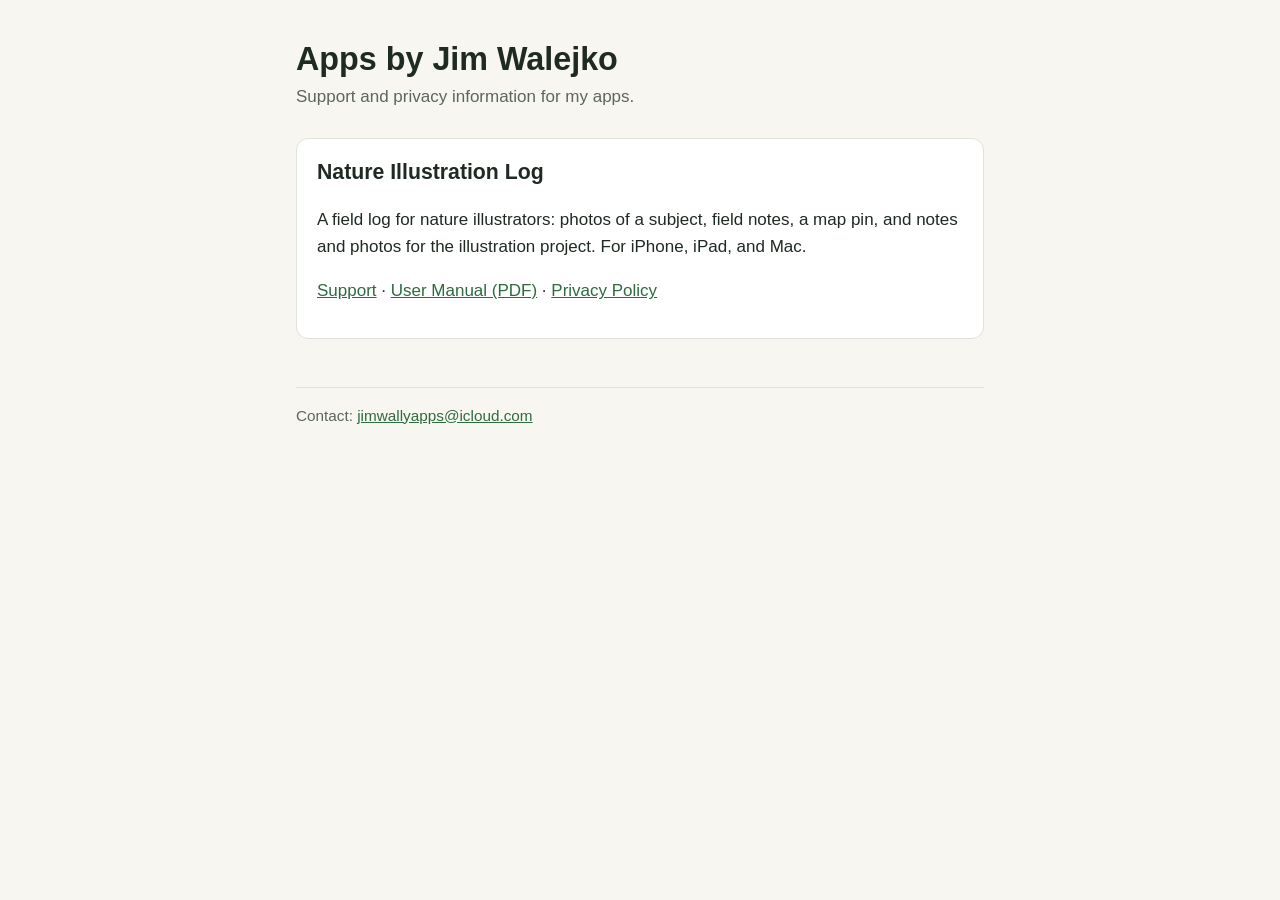
<file: NatureIllustrationLog_Handoff/Website/index.html>
<!doctype html>
<html lang="en">
<head>
<meta charset="utf-8">
<meta name="viewport" content="width=device-width, initial-scale=1">
<title>Jim Walejko – Apps</title>
<link rel="stylesheet" href="style.css">
</head>
<body>
<main>
<header>
  <h1>Apps by Jim Walejko</h1>
  <p>Support and privacy information for my apps.</p>
</header>

<div class="card">
  <h2 style="margin-top:0">Nature Illustration Log</h2>
  <p>A field log for nature illustrators: photos of a subject, field notes, a map pin, and notes and photos for the illustration project. For iPhone, iPad, and Mac.</p>
  <p><a href="nature-illustration-log/support.html">Support</a> · <a href="nature-illustration-log/Nature_Illustration_Log_User_Manual.pdf">User Manual (PDF)</a> · <a href="nature-illustration-log/privacy.html">Privacy Policy</a></p>
</div>

<footer>Contact: <a href="mailto:jimwallyapps@icloud.com">jimwallyapps@icloud.com</a></footer>
</main>
</body>
</html>
</file>
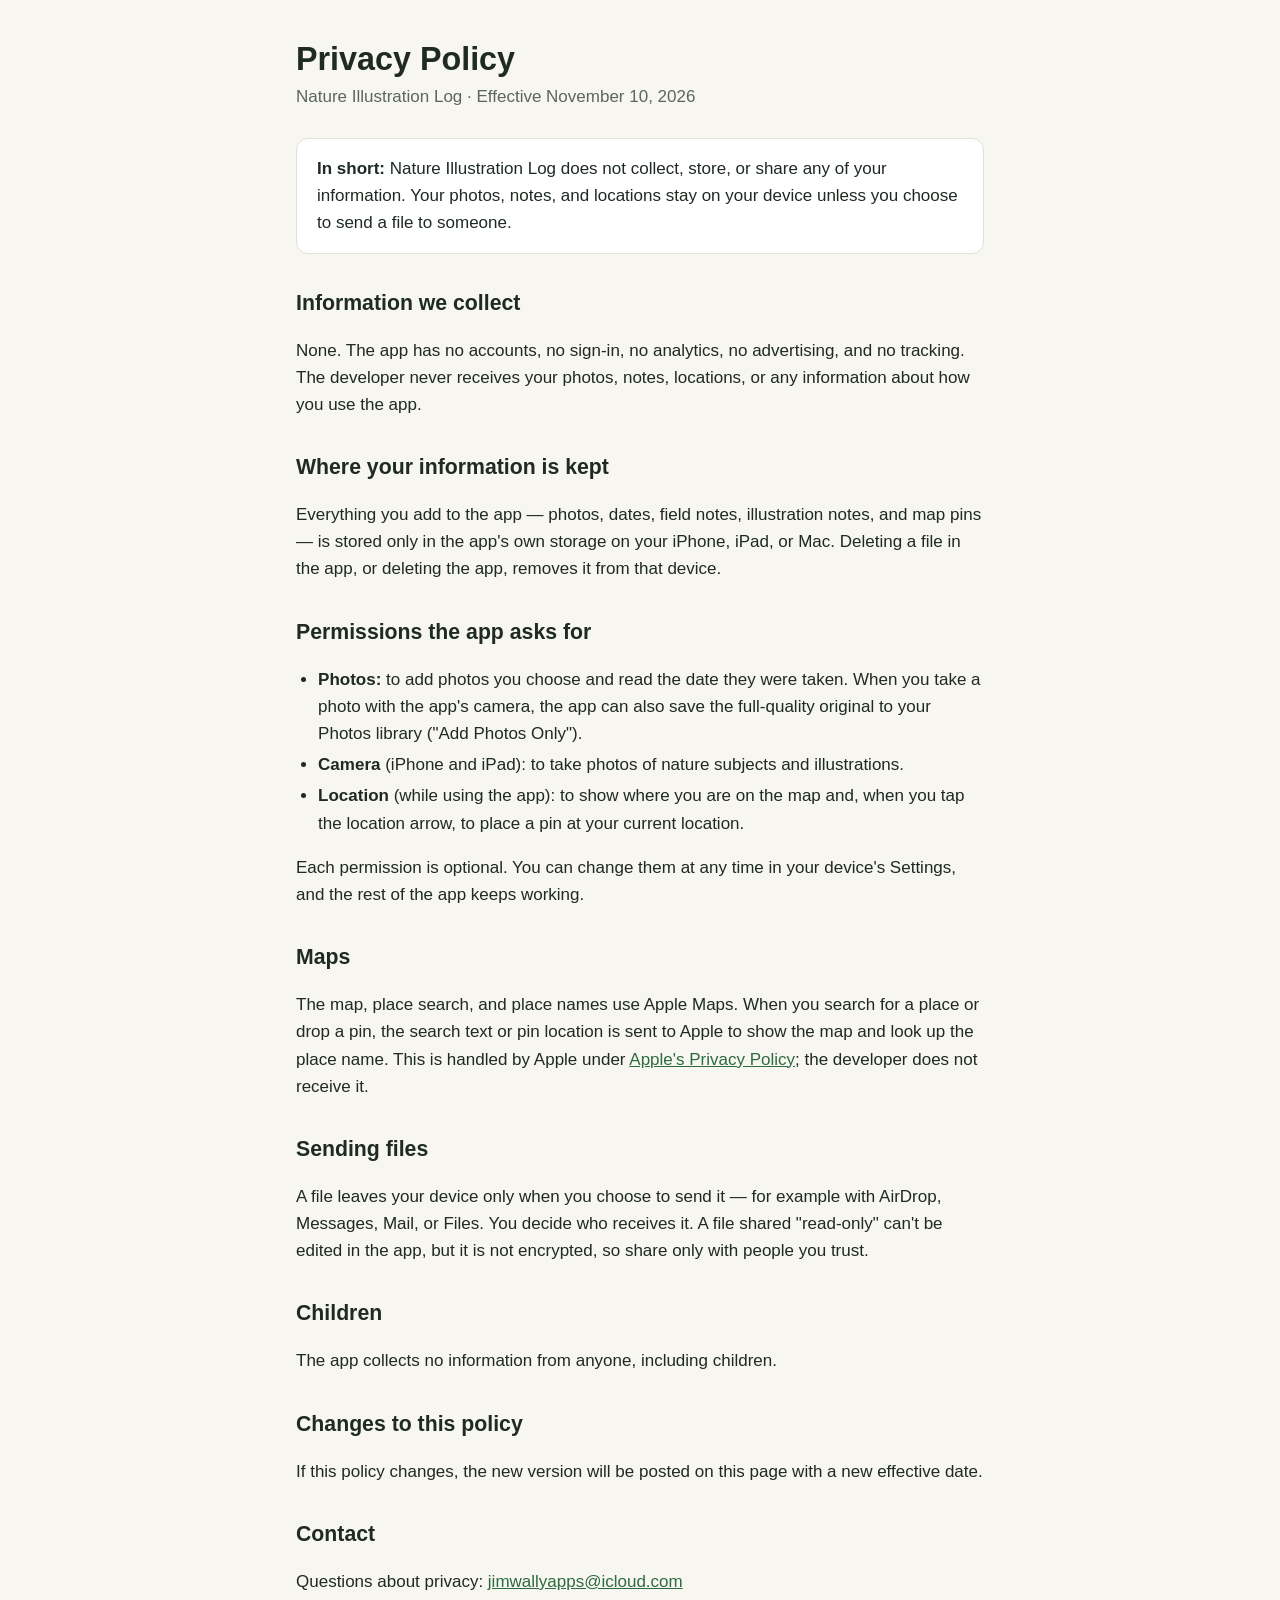
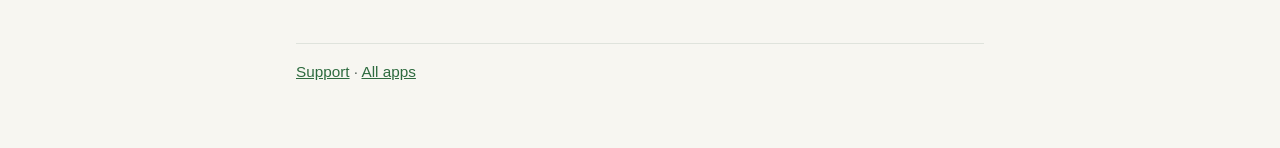
<file: NatureIllustrationLog_Handoff/Website/nature-illustration-log/privacy.html>
<!doctype html>
<html lang="en">
<head>
<meta charset="utf-8">
<meta name="viewport" content="width=device-width, initial-scale=1">
<title>Privacy Policy – Nature Illustration Log</title>
<link rel="stylesheet" href="../style.css">
</head>
<body>
<main>
<header>
  <h1>Privacy Policy</h1>
  <p>Nature Illustration Log · Effective November 10, 2026</p>
</header>

<div class="card">
  <strong>In short:</strong> Nature Illustration Log does not collect, store, or share any of your information. Your photos, notes, and locations stay on your device unless you choose to send a file to someone.
</div>

<h2>Information we collect</h2>
<p>None. The app has no accounts, no sign-in, no analytics, no advertising, and no tracking. The developer never receives your photos, notes, locations, or any information about how you use the app.</p>

<h2>Where your information is kept</h2>
<p>Everything you add to the app — photos, dates, field notes, illustration notes, and map pins — is stored only in the app's own storage on your iPhone, iPad, or Mac. Deleting a file in the app, or deleting the app, removes it from that device.</p>

<h2>Permissions the app asks for</h2>
<ul>
  <li><strong>Photos:</strong> to add photos you choose and read the date they were taken. When you take a photo with the app's camera, the app can also save the full-quality original to your Photos library ("Add Photos Only").</li>
  <li><strong>Camera</strong> (iPhone and iPad): to take photos of nature subjects and illustrations.</li>
  <li><strong>Location</strong> (while using the app): to show where you are on the map and, when you tap the location arrow, to place a pin at your current location.</li>
</ul>
<p>Each permission is optional. You can change them at any time in your device's Settings, and the rest of the app keeps working.</p>

<h2>Maps</h2>
<p>The map, place search, and place names use Apple Maps. When you search for a place or drop a pin, the search text or pin location is sent to Apple to show the map and look up the place name. This is handled by Apple under <a href="https://www.apple.com/legal/privacy/">Apple's Privacy Policy</a>; the developer does not receive it.</p>

<h2>Sending files</h2>
<p>A file leaves your device only when you choose to send it — for example with AirDrop, Messages, Mail, or Files. You decide who receives it. A file shared "read-only" can't be edited in the app, but it is not encrypted, so share only with people you trust.</p>

<h2>Children</h2>
<p>The app collects no information from anyone, including children.</p>

<h2>Changes to this policy</h2>
<p>If this policy changes, the new version will be posted on this page with a new effective date.</p>

<h2>Contact</h2>
<p>Questions about privacy: <a href="mailto:jimwallyapps@icloud.com">jimwallyapps@icloud.com</a></p>

<footer><a href="support.html">Support</a> · <a href="../index.html">All apps</a></footer>
</main>
</body>
</html>
</file>
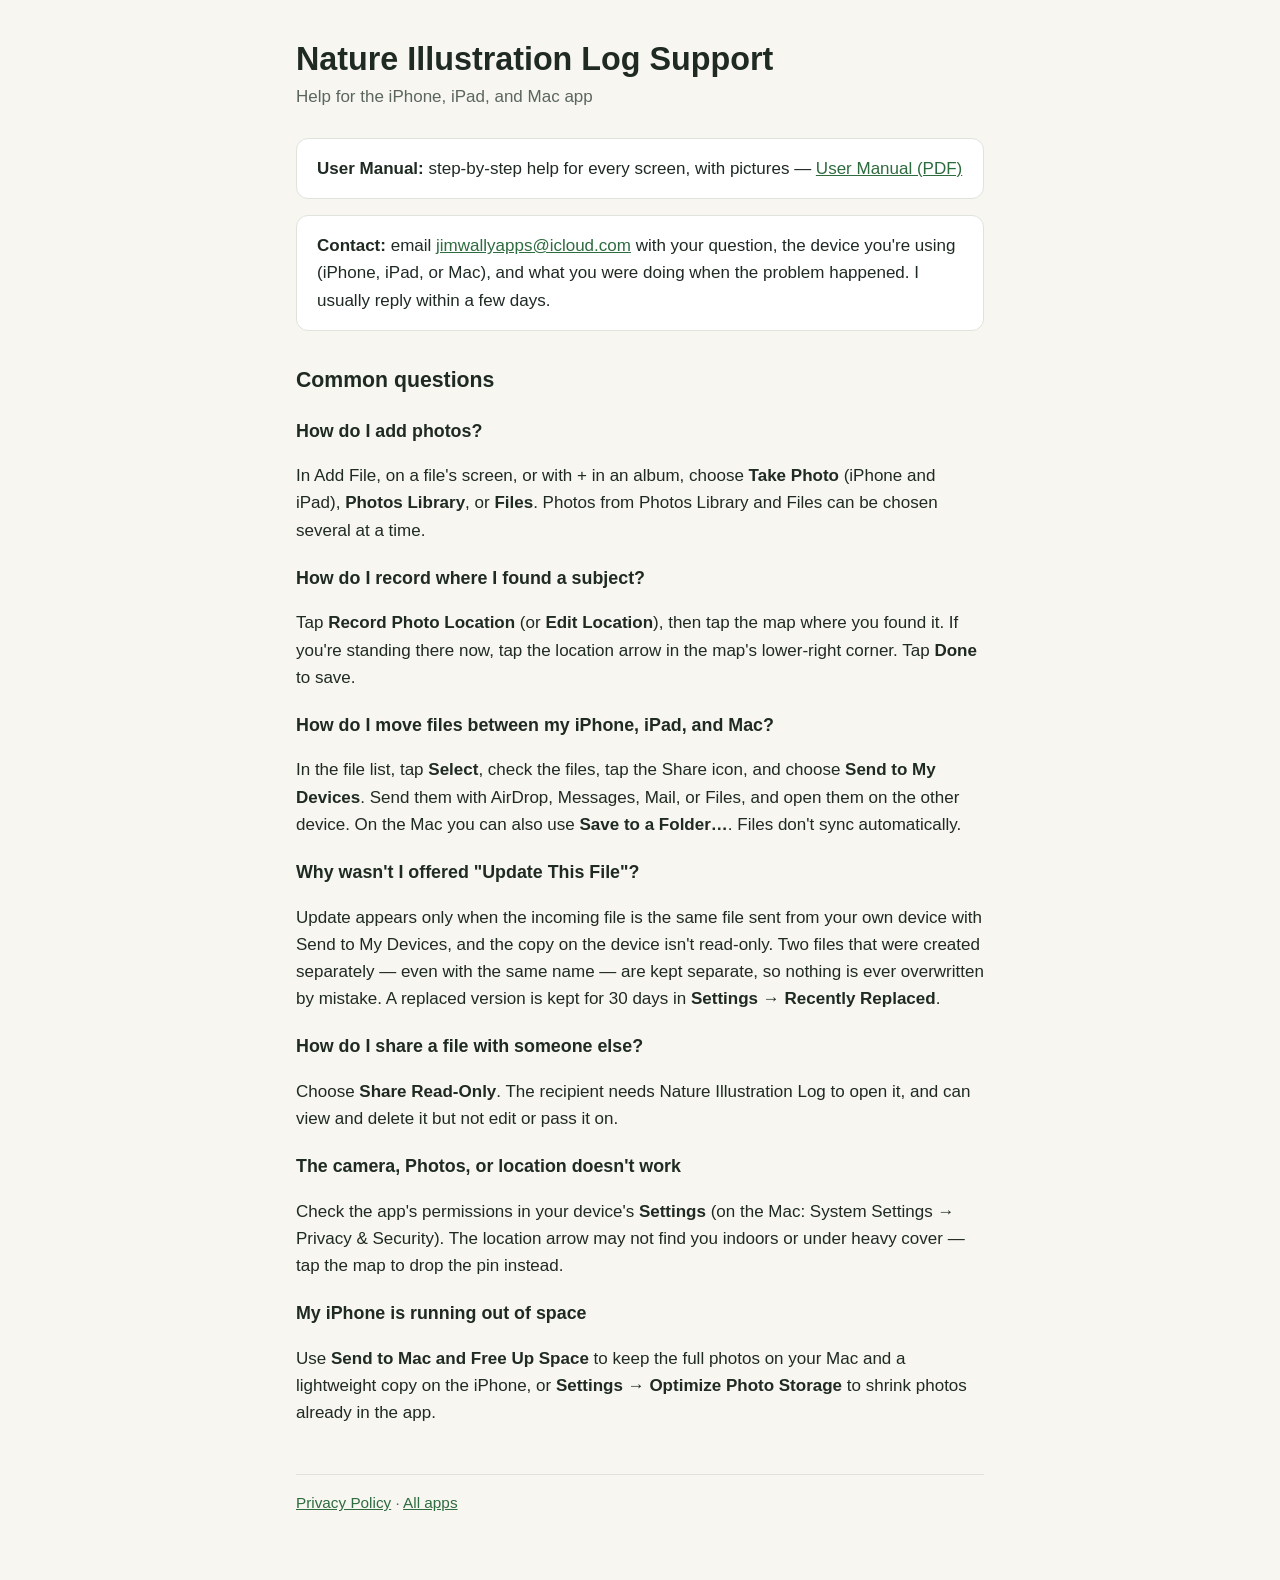
<file: NatureIllustrationLog_Handoff/Website/nature-illustration-log/support.html>
<!doctype html>
<html lang="en">
<head>
<meta charset="utf-8">
<meta name="viewport" content="width=device-width, initial-scale=1">
<title>Support – Nature Illustration Log</title>
<link rel="stylesheet" href="../style.css">
</head>
<body>
<main>
<header>
  <h1>Nature Illustration Log Support</h1>
  <p>Help for the iPhone, iPad, and Mac app</p>
</header>

<div class="card">
  <strong>User Manual:</strong> step-by-step help for every screen, with pictures — <a href="Nature_Illustration_Log_User_Manual.pdf">User Manual (PDF)</a>
</div>

<div class="card">
  <strong>Contact:</strong> email <a href="mailto:jimwallyapps@icloud.com">jimwallyapps@icloud.com</a> with your question, the device you're using (iPhone, iPad, or Mac), and what you were doing when the problem happened. I usually reply within a few days.
</div>

<h2>Common questions</h2>

<h3>How do I add photos?</h3>
<p>In Add File, on a file's screen, or with + in an album, choose <strong>Take Photo</strong> (iPhone and iPad), <strong>Photos Library</strong>, or <strong>Files</strong>. Photos from Photos Library and Files can be chosen several at a time.</p>

<h3>How do I record where I found a subject?</h3>
<p>Tap <strong>Record Photo Location</strong> (or <strong>Edit Location</strong>), then tap the map where you found it. If you're standing there now, tap the location arrow in the map's lower-right corner. Tap <strong>Done</strong> to save.</p>

<h3>How do I move files between my iPhone, iPad, and Mac?</h3>
<p>In the file list, tap <strong>Select</strong>, check the files, tap the Share icon, and choose <strong>Send to My Devices</strong>. Send them with AirDrop, Messages, Mail, or Files, and open them on the other device. On the Mac you can also use <strong>Save to a Folder…</strong>. Files don't sync automatically.</p>

<h3>Why wasn't I offered "Update This File"?</h3>
<p>Update appears only when the incoming file is the same file sent from your own device with Send to My Devices, and the copy on the device isn't read-only. Two files that were created separately — even with the same name — are kept separate, so nothing is ever overwritten by mistake. A replaced version is kept for 30 days in <strong>Settings → Recently Replaced</strong>.</p>

<h3>How do I share a file with someone else?</h3>
<p>Choose <strong>Share Read-Only</strong>. The recipient needs Nature Illustration Log to open it, and can view and delete it but not edit or pass it on.</p>

<h3>The camera, Photos, or location doesn't work</h3>
<p>Check the app's permissions in your device's <strong>Settings</strong> (on the Mac: System Settings → Privacy &amp; Security). The location arrow may not find you indoors or under heavy cover — tap the map to drop the pin instead.</p>

<h3>My iPhone is running out of space</h3>
<p>Use <strong>Send to Mac and Free Up Space</strong> to keep the full photos on your Mac and a lightweight copy on the iPhone, or <strong>Settings → Optimize Photo Storage</strong> to shrink photos already in the app.</p>

<footer><a href="privacy.html">Privacy Policy</a> · <a href="../index.html">All apps</a></footer>
</main>
</body>
</html>
</file>
<file: NatureIllustrationLog_Handoff/Website/style.css>
:root {
  --bg: #f7f6f1; --text: #1f2a22; --muted: #5b665e; --accent: #2e6b3f;
  --card: #ffffff; --rule: #dfe3dc;
}
@media (prefers-color-scheme: dark) {
  :root { --bg: #151a16; --text: #e8ece6; --muted: #a8b2aa; --accent: #7cc48f;
          --card: #1e2520; --rule: #2f3831; }
}
* { box-sizing: border-box; }
body {
  margin: 0; background: var(--bg); color: var(--text);
  font: 17px/1.6 -apple-system, BlinkMacSystemFont, "Helvetica Neue", Arial, sans-serif;
}
main { max-width: 720px; margin: 0 auto; padding: 40px 16px 64px; }
header { margin-bottom: 28px; }
header p { color: var(--muted); margin: 4px 0 0; }
h1 { font-size: 1.9em; line-height: 1.2; margin: 0; }
h2 { font-size: 1.25em; margin: 32px 0 8px; }
h3 { font-size: 1.05em; margin: 20px 0 4px; }
a { color: var(--accent); }
.card { background: var(--card); border: 1px solid var(--rule); border-radius: 12px; padding: 16px 20px; margin: 16px 0; }
ul { padding-left: 1.3em; }
li { margin: 4px 0; }
footer { margin-top: 48px; padding-top: 16px; border-top: 1px solid var(--rule); color: var(--muted); font-size: 0.9em; }
</file>
